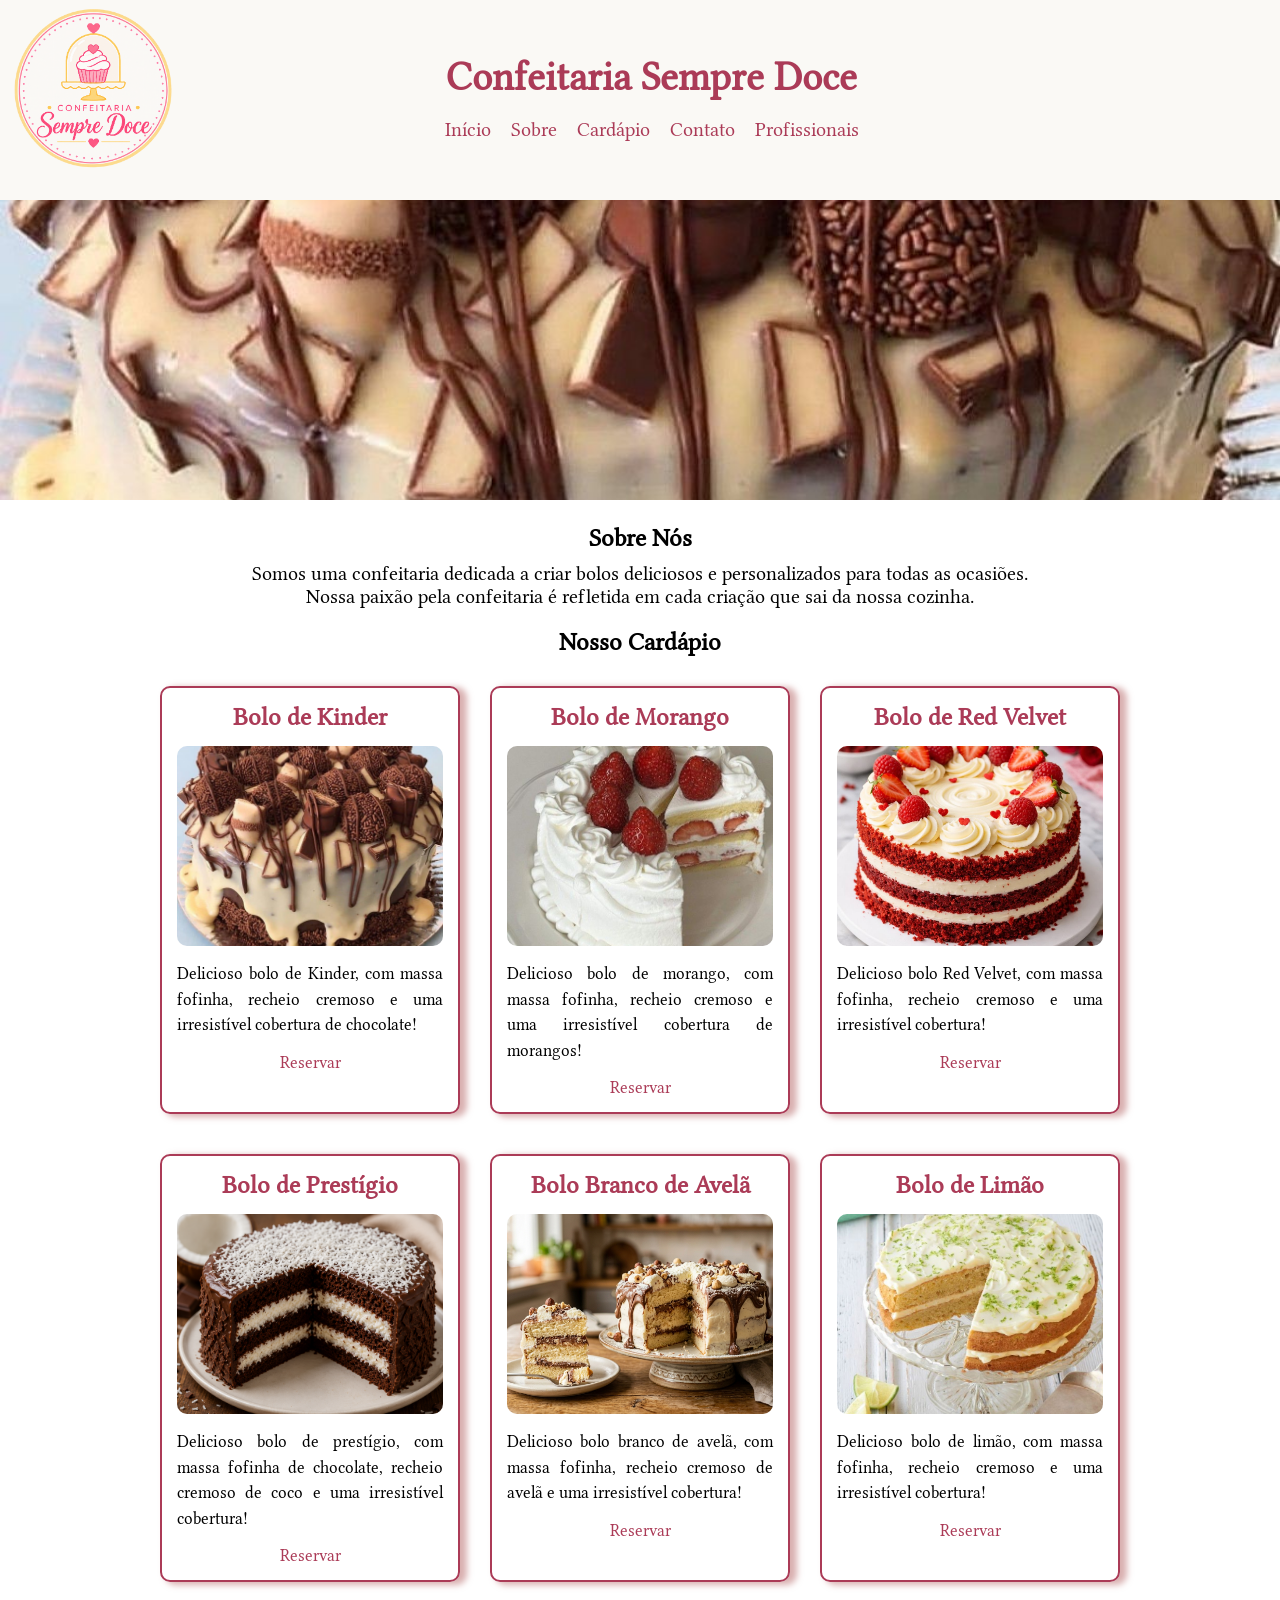
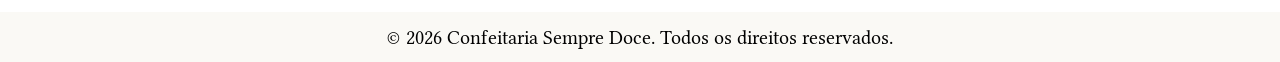
<file: index.html>
<!DOCTYPE html>
<html lang="pt-BR">

<head>
    <meta charset="UTF-8">
    <meta name="viewport" content="width=device-width, initial-scale=1.0">

    <title>Confeitaria Sempre Doce</title>

    <link rel="stylesheet" href="../css/index.css">

    <link rel="preconnect" href="https://fonts.googleapis.com">
    <link rel="preconnect" href="https://fonts.gstatic.com" crossorigin>

    <link
        href="https://fonts.googleapis.com/css2?family=Cormorant+Garamond:ital,wght@0,300..700;1,300..700&family=Elms+Sans:ital,wght@0,100..900;1,100..900&family=Libertinus+Math&family=Pinyon+Script&display=swap"
        rel="stylesheet">
</head>

<body>

    <header>

        <div class="div-logo">
            <img class="logotipo" src="img/logo.png" alt="Logo">
        </div>

        <div class="div-menu">

            <h1>Confeitaria Sempre Doce</h1>

            <br>

            <nav>
                <ul>
                    <li>
                        <a href="index.html">Início</a>
                    </li>

                    <li>
                        <a href="pages/sobre.html">Sobre</a>
                    </li>

                    <li>
                        <a href="pages/cardapio.html">Cardápio</a>
                    </li>

                    <li>
                        <a href="pages/contato.html">Contato</a>
                    </li>

                    <li>
                        <a href="pages/profissionais.html">Profissionais</a>
                    </li>
                    
                </ul>
            </nav>

        </div>
        <div class="div-logo"></div>
    </header>


    <img id="img" class="img-bolo" src="img/bolo1.png" alt="Bolo">


    <section class="sobre">

        <h2>Sobre Nós</h2>

        <p>
            Somos uma confeitaria dedicada a criar bolos deliciosos
            e personalizados para todas as ocasiões.<br>
            Nossa paixão pela confeitaria é refletida em cada
            criação que sai da nossa cozinha.
        </p>

    </section>


    <section class="sobre">

        <h2>Nosso Cardápio</h2>

        <div class="menu-cardapio-itens">

            <!-- BOLO 1 -->
            <div class="menu-cardapio-item">

                <h3>Bolo de Kinder</h3>

                <div class="div-card">
                    <img class="img-cardapio" src="img/bolo1.png" alt="Bolo de Kinder">
                </div>

                <p>
                    Delicioso bolo de Kinder, com massa fofinha,
                    recheio cremoso e uma irresistível cobertura de chocolate!
                </p>

                <div class="reservar">
                    <a href="">Reservar</a>
                </div>

            </div>


            <!-- BOLO 2 -->
            <div class="menu-cardapio-item">

                <h3>Bolo de Morango</h3>

                <div class="div-card">
                    <img class="img-cardapio" src="img/bolo2.png" alt="Bolo de Morango">
                </div>

                <p>
                    Delicioso bolo de morango, com massa fofinha,
                    recheio cremoso e uma irresistível cobertura de morangos!
                </p>

                <div class="reservar">
                    <a href="">Reservar</a>
                </div>

            </div>


            <!-- BOLO 3 -->
            <div class="menu-cardapio-item">

                <h3>Bolo de Red Velvet</h3>

                <div class="div-card">
                    <img class="img-cardapio" src="img/bolo3.png" alt="Bolo Red Velvet">
                </div>

                <p>
                    Delicioso bolo Red Velvet, com massa fofinha,
                    recheio cremoso e uma irresistível cobertura!
                </p>

                <div class="reservar">
                    <a href="">Reservar</a>
                </div>

            </div>


            <!-- BOLO 4 -->
            <div class="menu-cardapio-item">

                <h3>Bolo de Prestígio</h3>

                <div class="div-card">
                    <img class="img-cardapio" src="img/bolo4.png" alt="Bolo de Prestígio">
                </div>

                <p>
                    Delicioso bolo de prestígio, com massa fofinha de chocolate,
                    recheio cremoso de coco e uma irresistível cobertura!
                </p>

                <div class="reservar">
                    <a href="">Reservar</a>
                </div>

            </div>


            <!-- BOLO 5 -->
            <div class="menu-cardapio-item">

                <h3>Bolo Branco de Avelã</h3>

                <div class="div-card">
                    <img class="img-cardapio" src="img/bolo5.png" alt="Bolo Branco de Avelã">
                </div>

                <p>
                    Delicioso bolo branco de avelã, com massa fofinha,
                    recheio cremoso de avelã e uma irresistível cobertura!
                </p>

                <div class="reservar">
                    <a href="">Reservar</a>
                </div>

            </div>


            <!-- BOLO 6 -->
            <div class="menu-cardapio-item">

                <h3>Bolo de Limão</h3>

                <div class="div-card">
                    <img class="img-cardapio" src="img/bolo6.png" alt="Bolo de Limão">
                </div>

                <p>
                    Delicioso bolo de limão, com massa fofinha,
                    recheio cremoso e uma irresistível cobertura!
                </p>

                <div class="reservar">
                    <a href="">Reservar</a>
                </div>

            </div>

        </div>

    </section>


    <footer>

        &copy; 2026 Confeitaria Sempre Doce.
        Todos os direitos reservados.

    </footer>


    <script src="js/index.js"></script>

</body>

</html>
</file>
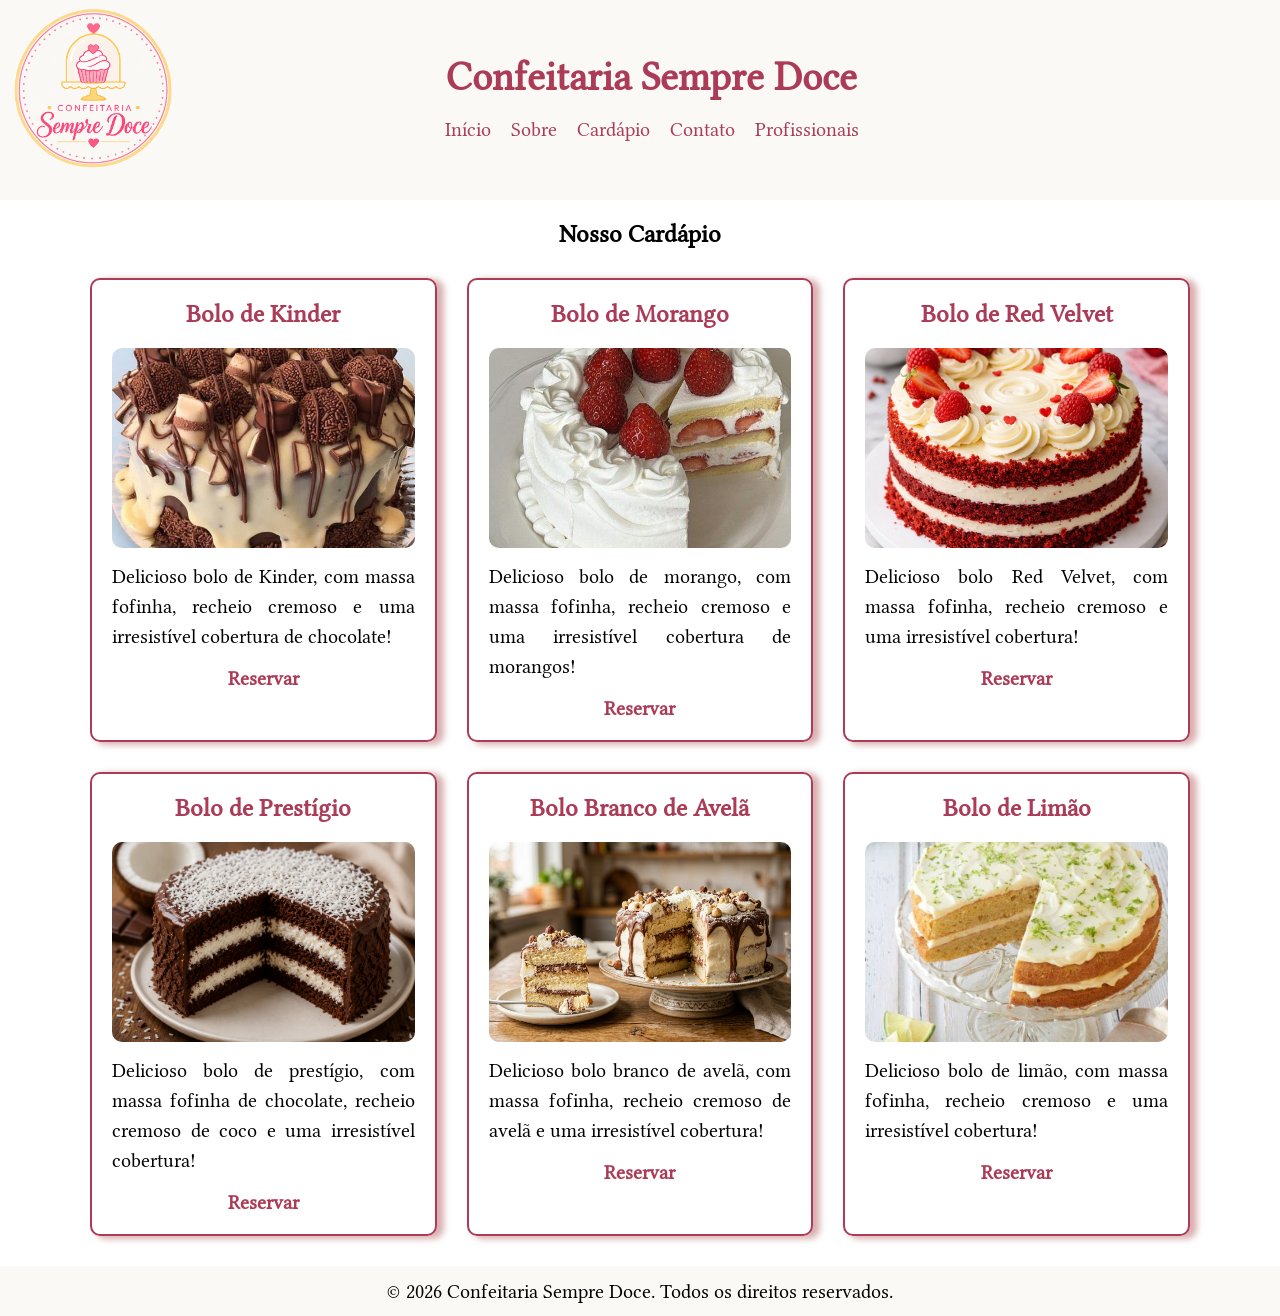
<file: pages/cardapio.html>
<!DOCTYPE html>
<html lang="pt-BR">

<head>
    <meta charset="UTF-8">
    <meta name="viewport" content="width=device-width, initial-scale=1.0">

    <title>Cardápio</title>

    <link rel="stylesheet" href="../css/index.css">
    <link rel="stylesheet" href="../css/cardapio.css">

    <link rel="preconnect" href="https://fonts.googleapis.com">
    <link rel="preconnect" href="https://fonts.gstatic.com" crossorigin>

    <link
        href="https://fonts.googleapis.com/css2?family=Cormorant+Garamond:ital,wght@0,300..700;1,300..700&family=Elms+Sans:ital,wght@0,100..900;1,100..900&family=Libertinus+Math&family=Pinyon+Script&display=swap"
        rel="stylesheet">
</head>

<body>

    <header>

        <div class="div-logo">
            <img class="logotipo" src="../img/logo.png" alt="Logo">
        </div>

        <div class="div-menu">

            <h1>Confeitaria Sempre Doce</h1>

            <br>

            <nav>
                <ul>
                    <li>
                        <a href="../index.html">Início</a>
                    </li>

                    <li>
                        <a href="sobre.html">Sobre</a>
                    </li>

                    <li>
                        <a href="cardapio.html">Cardápio</a>
                    </li>

                    <li>
                        <a href="contato.html">Contato</a>
                    </li>

                    <li>
                        <a href="pages/profissionais.html">Profissionais</a>
                    </li>
                    
                </ul>
            </nav>

        </div>
        <div class="div-logo"></div>
    </header>


    <section class="sobre">

        <h2>Nosso Cardápio</h2>

        <div class="menu-cardapio-itens">


            <!-- BOLO 1 -->
            <div class="menu-cardapio-item">

                <h3>Bolo de Kinder</h3>

                <div class="div-card">
                    <img class="img-cardapio" src="../img/bolo1.png" alt="Bolo de Kinder">
                </div>

                <p>
                    Delicioso bolo de Kinder, com massa fofinha,
                    recheio cremoso e uma irresistível cobertura de chocolate!
                </p>


                <div class="reservar">
                    <button class="button-reserva" onclick="abrir()">
                        Reservar
                    </button>
                </div>

            </div>


            <!-- BOLO 2 -->
            <div class="menu-cardapio-item">

                <h3>Bolo de Morango</h3>

                <div class="div-card">
                    <img class="img-cardapio" src="../img/bolo2.png" alt="Bolo de Morango">
                </div>

                <p>
                    Delicioso bolo de morango, com massa fofinha,
                    recheio cremoso e uma irresistível cobertura de morangos!
                </p>

                <div class="reservar">
                    <button class="button-reserva" onclick="abrir()">
                        Reservar
                    </button>
                </div>

            </div>


            <!-- BOLO 3 -->
            <div class="menu-cardapio-item">

                <h3>Bolo de Red Velvet</h3>

                <div class="div-card">
                    <img class="img-cardapio" src="../img/bolo3.png" alt="Bolo Red Velvet">
                </div>

                <p>
                    Delicioso bolo Red Velvet, com massa fofinha,
                    recheio cremoso e uma irresistível cobertura!
                </p>


                <div class="reservar">
                    <button class="button-reserva" onclick="abrir()">
                        Reservar
                    </button>
                </div>

            </div>


            <!-- BOLO 4 -->
            <div class="menu-cardapio-item">

                <h3>Bolo de Prestígio</h3>

                <div class="div-card">
                    <img class="img-cardapio" src="../img/bolo4.png" alt="Bolo de Prestígio">
                </div>

                <p>
                    Delicioso bolo de prestígio, com massa fofinha de chocolate,
                    recheio cremoso de coco e uma irresistível cobertura!
                </p>


                <div class="reservar">
                    <button class="button-reserva" onclick="abrir()">
                        Reservar
                    </button>
                </div>

            </div>


            <!-- BOLO 5 -->
            <div class="menu-cardapio-item">

                <h3>Bolo Branco de Avelã</h3>

                <div class="div-card">
                    <img class="img-cardapio" src="../img/bolo5.png" alt="Bolo Branco de Avelã">
                </div>

                <p>
                    Delicioso bolo branco de avelã, com massa fofinha,
                    recheio cremoso de avelã e uma irresistível cobertura!
                </p>


                <div class="reservar">
                    <button class="button-reserva" onclick="abrir()">
                        Reservar
                    </button>
                </div>

            </div>


            <!-- BOLO 6 -->
            <div class="menu-cardapio-item">

                <h3>Bolo de Limão</h3>

                <div class="div-card">
                    <img class="img-cardapio" src="../img/bolo6.png" alt="Bolo de Limão">
                </div>

                <p>
                    Delicioso bolo de limão, com massa fofinha,
                    recheio cremoso e uma irresistível cobertura!
                </p>


                <div class="reservar">
                    <button class="button-reserva" onclick="abrir()">
                        Reservar
                    </button>
                </div>

            </div>


        </div>

    </section>

    <div id="fade" class="hide"></div>

    <div id="modal" class="hide">
        <div class="centralizado">
            <h2>Realizar Reserva</h2>
            <img src="../img/qrcode.png" alt="QRCode para pagamento via Pix">
        </div>

        <div class="fechar">
            <a href="">Fechar</a>
        </div>

    </div>

    <footer class="footer">
        &copy; 2026 Confeitaria Sempre Doce. Todos os direitos reservados.
    </footer>

    <script src="../js/cardapio.js"></script>

</body>

</html>
</file>
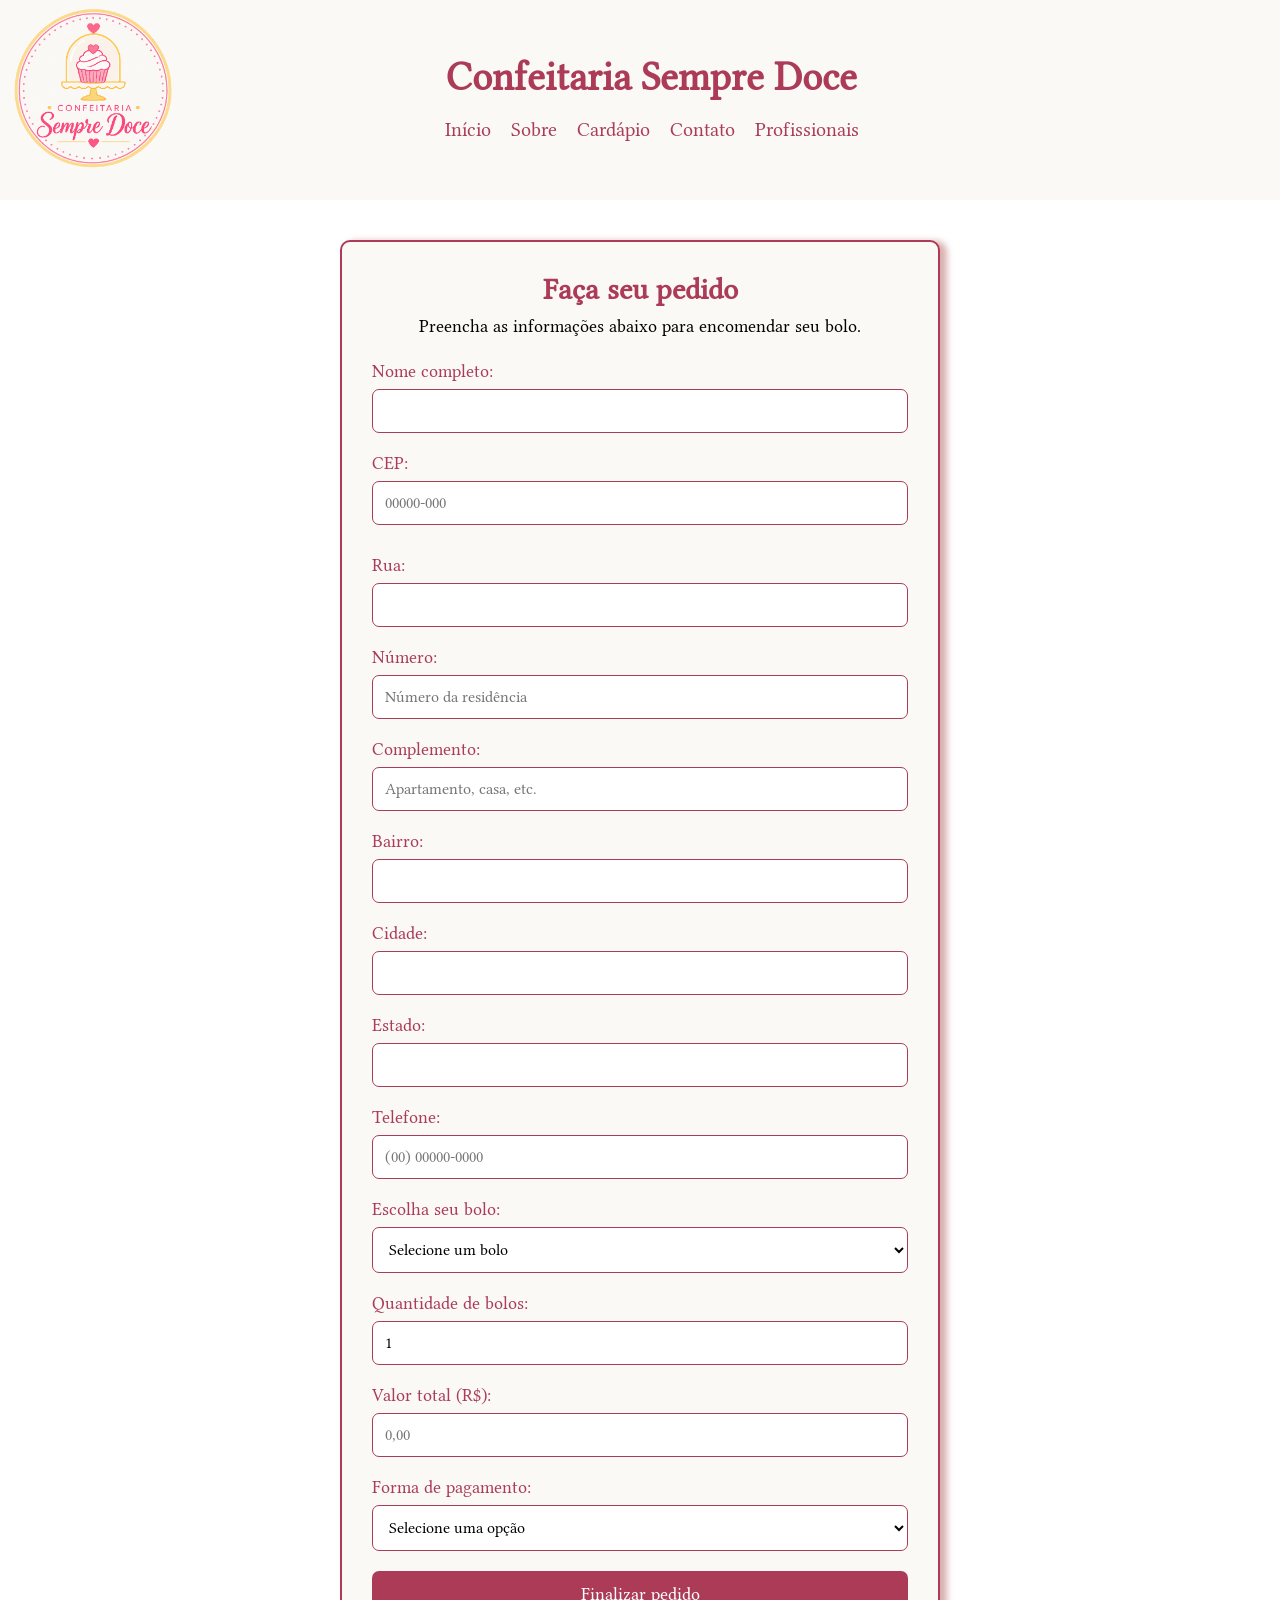
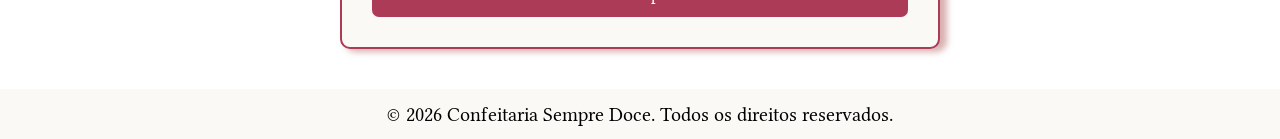
<file: pages/contato.html>
<!DOCTYPE html>
<html lang="pt-BR">

<head>
    <meta charset="UTF-8">
    <meta name="viewport" content="width=device-width, initial-scale=1.0">

    <title>Informações do pedido</title>

    <link rel="stylesheet" href="../css/index.css">
    <link rel="stylesheet" href="../css/contato.css">

    <link rel="preconnect" href="https://fonts.googleapis.com">
    <link rel="preconnect" href="https://fonts.gstatic.com" crossorigin>

    <link
        href="https://fonts.googleapis.com/css2?family=Cormorant+Garamond:ital,wght@0,300..700;1,300..700&family=Elms+Sans:ital,wght@0,100..900;1,100..900&family=Libertinus+Math&family=Pinyon+Script&display=swap"
        rel="stylesheet">


</head>

<body>

    <header>

        <div class="div-logo">
            <img class="logotipo" src="../img/logo.png" alt="Logo">
        </div>

        <div class="div-menu">

            <h1>Confeitaria Sempre Doce</h1>

            <br>

            <nav>
                <ul>
                    <li>
                        <a href="../index.html">Início</a>
                    </li>

                    <li>
                        <a href="sobre.html">Sobre</a>
                    </li>

                    <li>
                        <a href="cardapio.html">Cardápio</a>
                    </li>

                    <li>
                        <a href="contato.html">Contato</a>
                    </li>

                    <li>
                        <a href="pages/profissionais.html">Profissionais</a>
                    </li>
                    
                </ul>
            </nav>

        </div>

        <div class="div-logo"></div>

    </header>


    <section class="pedido">

        <h2>Faça seu pedido</h2>

        <p class="texto-pedido">
            Preencha as informações abaixo para encomendar seu bolo.
        </p>

        <form action="#" method="post">

            <div class="campo">
                <label for="nome">Nome completo:</label>
                <input type="text" id="nome" name="nome" required>
            </div>


            <div class="campo">
                <label for="cep">CEP:</label>
                <input type="text" id="cep" name="cep" placeholder="00000-000" maxlength="9" required>
                <p id="mensagem-cep"></p>
            </div>

            <div class="campo">
                <label for="rua">Rua:</label>
                <input type="text" id="rua" name="rua" required>
            </div>

            <div class="campo">
                <label for="numero">Número:</label>
                <input type="text" id="numero" name="numero" placeholder="Número da residência" required>
            </div>

            <div class="campo">
                <label for="complemento">Complemento:</label>
                <input type="text" id="complemento" name="complemento" placeholder="Apartamento, casa, etc.">
            </div>

            <div class="campo">
                <label for="bairro">Bairro:</label>
                <input type="text" id="bairro" name="bairro" required>
            </div>

            <div class="campo">
                <label for="cidade">Cidade:</label>
                <input type="text" id="cidade" name="cidade" required>
            </div>

            <div class="campo">
                <label for="estado">Estado:</label>
                <input type="text" id="estado" name="estado" required>
            </div>


            <div class="campo">
                <label for="telefone">Telefone:</label>
                <input type="tel" id="telefone" name="telefone" placeholder="(00) 00000-0000" required>
            </div>

            <div class="campo">
                <label for="item">Escolha seu bolo:</label>

                <select id="item" name="item" required>
                    <option value="">Selecione um bolo</option>
                    <option value="Bolo de Kinder">Bolo de Kinder</option>
                    <option value="Bolo de Morango">Bolo de Morango</option>
                    <option value="Bolo de Red Velvet">Bolo de Red Velvet</option>
                    <option value="Bolo de Prestígio">Bolo de Prestígio</option>
                    <option value="Bolo Branco de Avelã">Bolo Branco de Avelã</option>
                    <option value="Bolo de Limão">Bolo de Limão</option>
                </select>
            </div>

            <div class="campo">
                <label for="quantidade">Quantidade de bolos:</label>
                <input type="number" id="quantidade" name="quantidade" min="1" value="1" required>
            </div>

            <div class="campo">
                <label for="total">Valor total (R$):</label>
                <input type="number" id="total" name="total" min="0" step="0.01" placeholder="0,00" required>
            </div>

            <div class="campo">
                <label for="pagamento">Forma de pagamento:</label>

                <select id="pagamento" name="pagamento" required>
                    <option value="">Selecione uma opção</option>
                    <option value="Pix">Pix</option>
                    <option value="Dinheiro">Dinheiro</option>
                    <option value="Cartão de débito">Cartão de débito</option>
                    <option value="Cartão de crédito">Cartão de crédito</option>
                </select>
            </div>

            <button type="submit">Finalizar pedido</button>

        </form>

    </section>


    <footer>

        &copy; 2026 Confeitaria Sempre Doce.
        Todos os direitos reservados.

    </footer>

    <script src="../js/contato.js"></script>
</body>

</html>
</file>
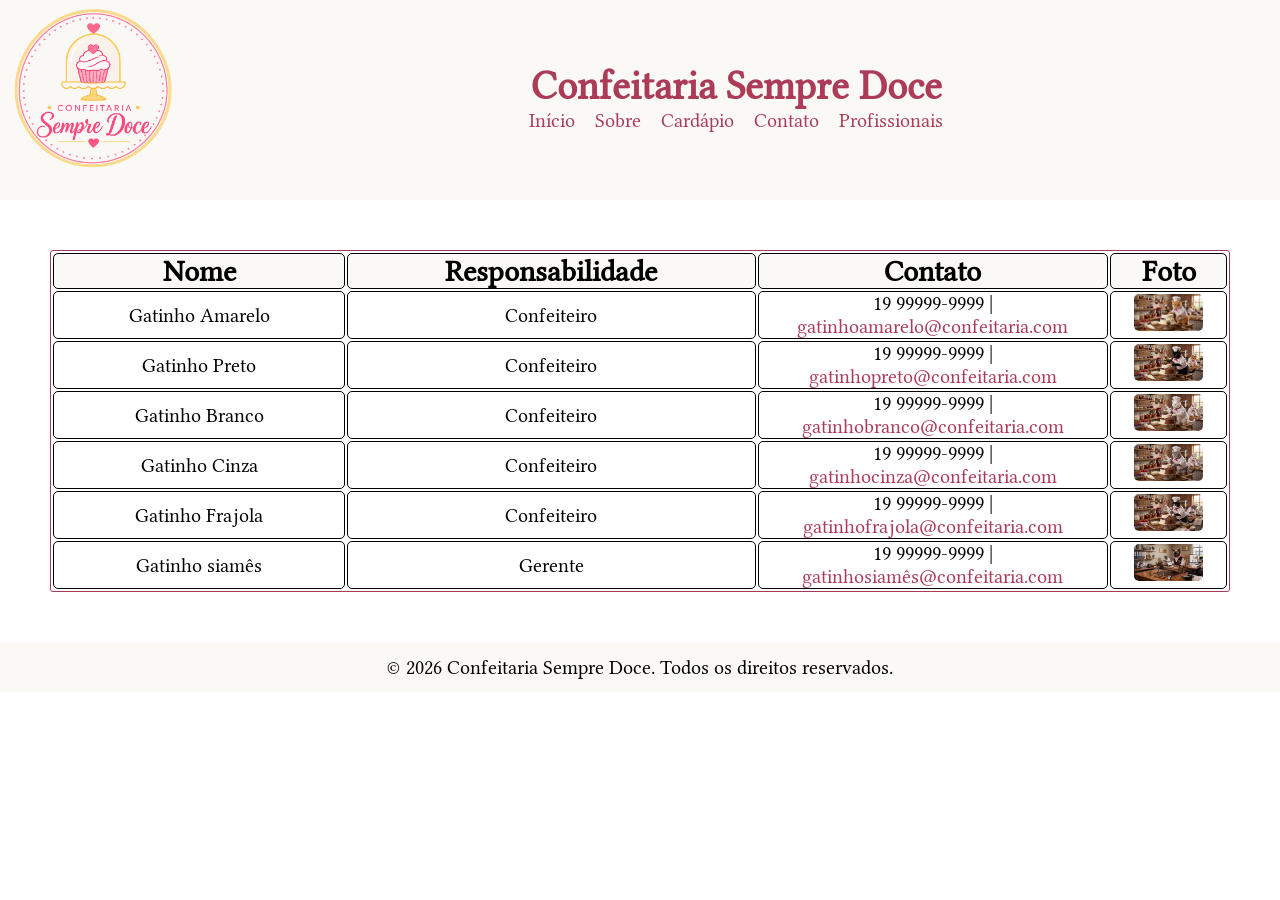
<file: pages/profissionais.html>
<!DOCTYPE html>
<html lang="pt-BR">

<head>
    <meta charset="UTF-8">
    <meta name="viewport" content="width=device-width, initial-scale=1.0">

    <title>Profissionais</title>

    <link rel="stylesheet" href="../css/index.css">
    <link rel="stylesheet" href="../css/profissionais.css">

    <link rel="preconnect" href="https://fonts.googleapis.com">
    <link rel="preconnect" href="https://fonts.gstatic.com" crossorigin>
    <link href="https://fonts.googleapis.com/css2?family=Cormorant+Garamond:ital,wght@0,300..700;1,300..700&family=Elms+Sans:ital,wght@0,100..900;1,100..900&family=Libertinus+Math&family=Pinyon+Script&display=swap" rel="stylesheet">
</head>

<body>

    <header>
        <div class="div-logo">
            <img class="logotipo" src="../img/logo.png" alt="Logo">
        </div>

        <div class="div-menu">
            <h1>Confeitaria Sempre Doce</h1>

            <nav>
                <ul>
                    <li><a href="../index.html">Início</a></li>
                    <li><a href="sobre.html">Sobre</a></li>
                    <li><a href="cardapio.html">Cardápio</a></li>
                    <li><a href="contato.html">Contato</a></li>
                    <li><a href="profissionais.html">Profissionais</a></li>
                </ul>
            </nav>
        </div>
    </header>

    <main>
        <section class="sobre">

            <table>
                <thead>
                    <tr>
                        <td width="25%">Nome</td>
                        <td width="35%">Responsabilidade</td>
                        <td width="30%">Contato</td>
                        <td width="20%">Foto</td>
                    </tr>

                    <tbody>
                        <tr>
                            <td>Gatinho Amarelo</td>
                            <td>Confeiteiro</td>
                            <td>19 99999-9999 | <a href="mailto: gatinhoamarelo@confeitaria.com">
                                gatinhoamarelo@confeitaria.com</a>
                            </td>
                            <td><img src="../img/gatinhoamarelo.jpg" alt="Gatinho Amarelo"></td>
                        </tr>

                        <tr>
                            <td>Gatinho Preto</td>
                            <td>Confeiteiro</td>
                            <td>19 99999-9999 | <a href="mailto:gatinhopreto@confeitaria.com"> 
                                gatinhopreto@confeitaria.com</a> 
                            </td>
                            <td><img src="../img/gatinhopreto.jpg" alt="Gatinho Preto"></td>
                        </tr>

                        <tr>
                            <td>Gatinho Branco</td>
                            <td>Confeiteiro</td>
                            <td>19 99999-9999 | <a href="mailto:gatinhobranco@confeitaria.com">
                                gatinhobranco@confeitaria.com</a>
                            </td>
                            <td><img src="../img/gatinhobranco.jpg" alt="Gatinho Branco"></td>
                        </tr>

                        <tr>
                            <td>Gatinho Cinza</td>
                            <td>Confeiteiro</td>
                            <td>19 99999-9999 | 
                                <a href="mailto:gatinhocinza@confeitaria.com">
                                gatinhocinza@confeitaria.com</a>
                            </td>
                            <td><img src="../img/gatinhocinza.jpg" alt="Gatinho Cinza"></td>
                        </tr>

                        <tr>
                            <td>Gatinho Frajola</td>
                            <td>Confeiteiro</td>
                            <td>19 99999-9999 | 
                                <a href="mailto:gatinhofrajola@confeitaria.com">
                                gatinhofrajola@confeitaria.com</a>
                            </td>
                            <td><img src="../img/gatinhofrajola.jpg" alt="Gatinho Frajola"></td>
                        </tr>

                        <tr>
                            <td>Gatinho siamês</td>
                            <td>Gerente</td>
                            <td>19 99999-9999 | 
                                <a href="mailto: gatinhosiamês@confeitaria.com">
                                    gatinhosiamês@confeitaria.com
                                </a>
                            
                            </td>
                            <td><img src="../img/gatinhosiames.jpg" alt="Gatinho siamês"></td>
                        </tr>
                    </tbody>
                </thead>
            </table>
            
        </section>
    </main>

</body>

    <footer class="footer">
        &copy; 2026 Confeitaria Sempre Doce. Todos os direitos reservados.
    </footer>

</html>
</file>
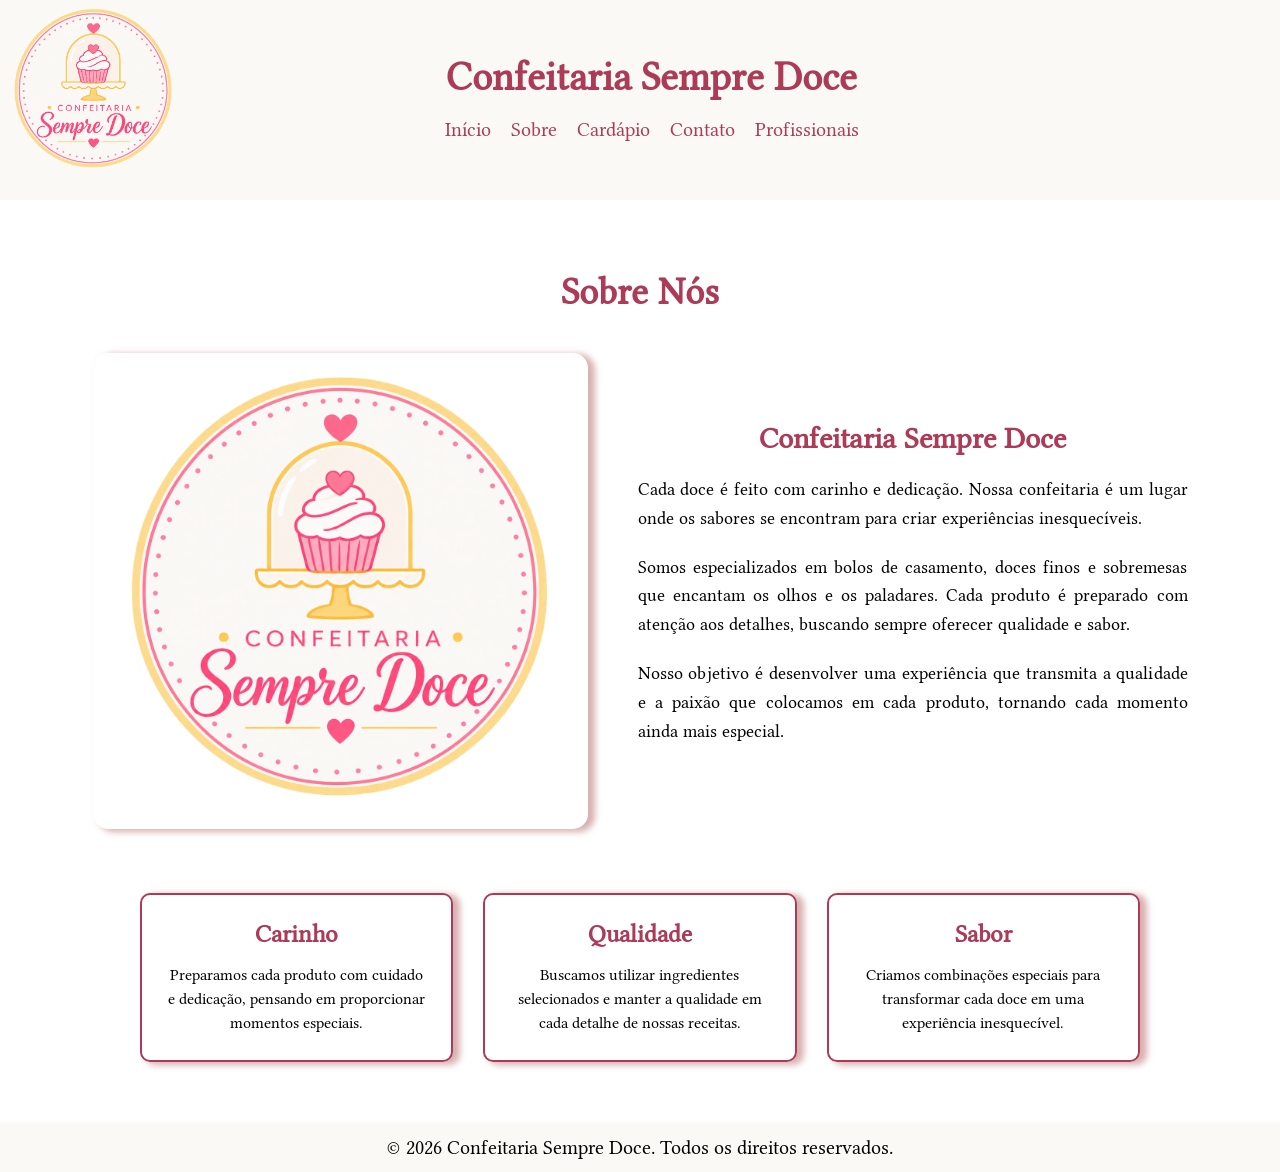
<file: pages/sobre.html>
<!DOCTYPE html>
<html lang="pt-BR">

<head>
    <meta charset="UTF-8">
    <meta name="viewport" content="width=device-width, initial-scale=1.0">
    <title>Sobre</title>
    <link rel="stylesheet" href="../css/index.css">
    <link rel="stylesheet" href="../css/sobre.css">
    <link rel="preconnect" href="https://fonts.googleapis.com">
    <link rel="preconnect" href="https://fonts.gstatic.com" crossorigin>
    <link
        href="https://fonts.googleapis.com/css2?family=Cormorant+Garamond:ital,wght@0,300..700;1,300..700&family=Elms+Sans:ital,wght@0,100..900;1,100..900&family=Libertinus+Math&family=Pinyon+Script&display=swap"
        rel="stylesheet">
</head>

<body>
    <header>
        <div class="div-logo"> <img class="logotipo" src="../img/logo.png" alt="Logo"> </div>
        <div class="div-menu">
            <h1>Confeitaria Sempre Doce</h1> <br>
            <nav>
                <ul>
                    <li> <a href="../index.html">Início</a> </li>
                    <li> <a href="sobre.html">Sobre</a> </li>
                    <li> <a href="cardapio.html">Cardápio</a> </li>
                    <li> <a href="contato.html">Contato</a> </li>
                    <li> <a href="pages/profissionais.html">Profissionais</a> </li>
                </ul>
            </nav>
        </div>
        <div class="div-logo"></div>
    </header>
    <main>
        <section class="sobre">
            <h2>Sobre Nós</h2>
            <div class="conteudo-sobre">
                <div class="imagem-sobre"> <img src="../img/logo.png" alt="Confeitaria Sempre Doce"> </div>
                <div class="texto-sobre">
                    <h3>Confeitaria Sempre Doce</h3>
                    <p> Cada doce é feito com carinho e dedicação. Nossa confeitaria é um lugar onde os sabores se
                        encontram para criar experiências inesquecíveis. </p>
                    <p> Somos especializados em bolos de casamento, doces finos e sobremesas que encantam os olhos e os
                        paladares. Cada produto é preparado com atenção aos detalhes, buscando sempre oferecer qualidade
                        e sabor. </p>
                    <p> Nosso objetivo é desenvolver uma experiência que transmita a qualidade e a paixão que colocamos
                        em cada produto, tornando cada momento ainda mais especial. </p>
                </div>
            </div>
            <div class="valores">
                <div class="valor">
                    <h3>Carinho</h3>
                    <p> Preparamos cada produto com cuidado e dedicação, pensando em proporcionar momentos especiais.
                    </p>
                </div>
                <div class="valor">
                    <h3>Qualidade</h3>
                    <p> Buscamos utilizar ingredientes selecionados e manter a qualidade em cada detalhe de nossas
                        receitas. </p>
                </div>
                <div class="valor">
                    <h3>Sabor</h3>
                    <p> Criamos combinações especiais para transformar cada doce em uma experiência inesquecível. </p>
                </div>
            </div>
        </section>
    </main>

    <footer class="footer">
        &copy; 2026 Confeitaria Sempre Doce. Todos os direitos reservados.
    </footer>

</body>

</html>
</file>
<file: css/index.css>
* {
    margin: 0;
    padding: 0;
    font-family: "Libertinus Math", system-ui;
}

header {
    height: 200px;
    display: flex;
    background-color: #FAF9F5;
}

.div-logo {
    width: 15%;
    height: 194px;
}

.div-menu {
    width: 85%;
    height: 194px;
    display: flex;
    flex-direction: column;
    align-items: center;
    justify-content: center;
}

.logotipo {
    height: 180px;
}

ul {
    display: flex;
    gap: 20px;
    justify-content: center;
    list-style-type: none;
}

h1 {
    color: #ab3b57;
    font-size: 40px;
}

ul li {
    color: #ab3b57;
}

a {
    text-decoration: none;
    color: #ab3b57;
    font-size: 20px;
}

a:hover {
    cursor: pointer;
    text-decoration: underline;
}

.img-bolo {
    width: 100%;
    height: 300px;
    object-fit: cover;
}

.sobre {
    text-align: center;
    margin-top: 10px;
}

h2 {
    font-size: 25px;
    margin-top: 20px;
}

p {
    font-size: 20px;
    margin-top: 10px;
}


/* CARDÁPIO */

.menu-cardapio-itens {
    display: grid;
    grid-template-columns: repeat(3, 300px);
    gap: 40px 30px;
    justify-content: center;
    margin: 30px auto;
}

.menu-cardapio-item {
    width: 300px;
    border: 2px solid #ab3b57;
    border-radius: 10px;
    box-shadow: 6px 2px 6px 1px rgb(194 128 128 / 62%);
    padding: 15px;
    box-sizing: border-box;
}

h3 {
    font-size: 25px;
    color: #ab3b57;
    font-weight: bold;
}

.menu-cardapio-item h3 {
    text-align: center;
    margin-bottom: 15px;
}

.div-card {
    width: 100%;
    display: flex;
    justify-content: center;
}

.img-cardapio {
    width: 100%;
    height: 200px;
    object-fit: cover;
    border-radius: 10px;
}

.menu-cardapio-item p {
    font-size: 17px;
    text-align: justify;
    line-height: 1.5;
    margin-top: 15px;
}


.reservar {
    text-align: center;
    margin-top: 15px;
}

.reservar a {
    font-size: 17px;
    color: #ab3b57;
}



footer {
    background-color: #FAF9F5;
    height: 50px;
    margin-top: 20px;
    font-size: 20px;
    display: flex;
    justify-content: center;
    align-items: center;
}
</file>
<file: css/cardapio.css>
.menu-cardapio-itens {
    display: grid;
    grid-template-columns: repeat(3, 1fr);
    gap: 30px;
    margin: 30px auto;
    max-width: 1100px;
}

.menu-cardapio-item {
    border: 2px solid #ab3b57;
    border-radius: 10px;
    box-shadow: 6px 2px 6px 1px rgb(194 128 128 / 62%);
    padding: 20px;
    box-sizing: border-box;
    width: 100%;
}

.img-cardapio {
    width: 100%;
    height: 200px;
    object-fit: cover;
    border-radius: 10px;
}

.div-card {
    width: 100%;
    display: block;
}

.menu-cardapio-item h3 {
    font-size: 25px;
    color: #ab3b57;
    margin-bottom: 20px;
}

.menu-cardapio-item p {
    font-size: 20px;
    text-align: justify;
    line-height: 1.5;
    margin-top: 10px;
}

.menu-cardapio-item a {
    display: block;
    text-align: center;
    color: #ab3b57;
    font-size: 17px;
    margin-top: 15px;
}

.hide {
    display: none;
}

.fade {
    position: fixed;
    top: 0;
    left: 0;
    width: 100%;
    height: 100%;
    background-color: rgba(0,0,0,0.5);
    z-index: 1;
}

.modal {
    position: fixed;
    top: 50%;
    left: 50%;
    transform: translate(-50%, -50%);
    background-color: white;
    border-radius: 10px;
    width: 300px;
    padding: 20px;
    z-index: 2;
}

.fechar {
    text-align: right;
}

.button-reserva {
    text-decoration: none;
    cursor: pointer;
    font-size: 20px;
    background-color: transparent;
    border: 0px;
    color: #ab3b57;
    font-weight: bold;
}

.button-reserva:hover {
    text-decoration: underline;
}

.centralizado {
    text-align: center;
}

p {
    font-size: 30px;
}
</file>
<file: css/contato.css>
/* FORMULÁRIO DE PEDIDO */

.pedido {
    width: 600px;
    margin: 40px auto;
    padding: 30px;
    background-color: #FAF9F5;
    border: 2px solid #ab3b57;
    border-radius: 10px;
    box-shadow: 6px 2px 6px 1px rgb(194 128 128 / 62%);
    box-sizing: border-box;
}

.pedido h2 {
    color: #ab3b57;
    text-align: center;
    font-size: 30px;
    margin-top: 0;
}

.texto-pedido {
    text-align: center;
    font-size: 18px;
    margin-bottom: 25px;
}

.campo {
    display: flex;
    flex-direction: column;
    margin-bottom: 20px;
}

.campo label {
    color: #ab3b57;
    font-size: 18px;
    margin-bottom: 8px;
}

.campo input,
.campo select {
    padding: 12px;
    border: 1px solid #ab3b57;
    border-radius: 7px;
    font-size: 16px;
    background-color: white;
}

.pedido button {
    width: 100%;
    padding: 13px;
    background-color: #ab3b57;
    color: white;
    border: none;
    border-radius: 7px;
    font-size: 18px;
}

.pedido button:hover {
    background-color: #8e2e47;
    cursor: pointer;
    text-decoration: underline;
}

@media (max-width: 650px) {

    .pedido {
        width: 90%;
        padding: 20px;
    }

}
</file>
<file: css/profissionais.css>
table {
    border: 1px solid;
    border-radius: 3px;
    border-color: #A93A56;
}

table img {
    width: 60%;
    border-radius: 5px;
}

table img:hover {
    width: 100%;
    transition: 0.5s;
    cursor: pointer;
}

table td {
    border: 1px solid;
    border-radius: 5px;
    border-color: #A93A56
    padding: 4px;
}

table thead tr {
    font-weight: bold;
    font-size: 30px;
    background-color: #FAF9F5;
}

table tbody tr {
    font-size: 20px;
}

.sobre {
    margin: 50px;
}
</file>
<file: css/sobre.css>
.sobre {
    padding: 40px 20px;
}

.sobre h2 {
    text-align: center;
    color: #ab3b57;
    font-size: 38px;
    margin-bottom: 40px;
}

.conteudo-sobre {
    display: flex;
    align-items: center;
    justify-content: center;
    gap: 50px;
    max-width: 1100px;
    margin: 0 auto 60px;
}

.imagem-sobre {
    width: 45%;
}

.imagem-sobre img {
    width: 100%;
    border-radius: 15px;
    box-shadow: 6px 2px 6px 1px rgb(194 128 128 / 62%);
}

.texto-sobre {
    width: 50%;
}

.texto-sobre h3 {
    color: #ab3b57;
    font-size: 30px;
    margin-bottom: 20px;
}

.texto-sobre p {
    font-size: 18px;
    line-height: 1.6;
    text-align: justify;
    margin-bottom: 20px;
}

.valores {
    display: grid;
    grid-template-columns: repeat(3, 1fr);
    gap: 30px;
    max-width: 1000px;
    margin: 0 auto;
}

.valor {
    border: 2px solid #ab3b57;
    border-radius: 10px;
    padding: 25px;
    text-align: center;
    box-shadow: 6px 2px 6px 1px rgb(194 128 128 / 62%);
}

.valor h3 {
    color: #ab3b57;
    font-size: 25px;
    margin-bottom: 15px;
}

.valor p {
    font-size: 16px;
    line-height: 1.5;
}
</file>
